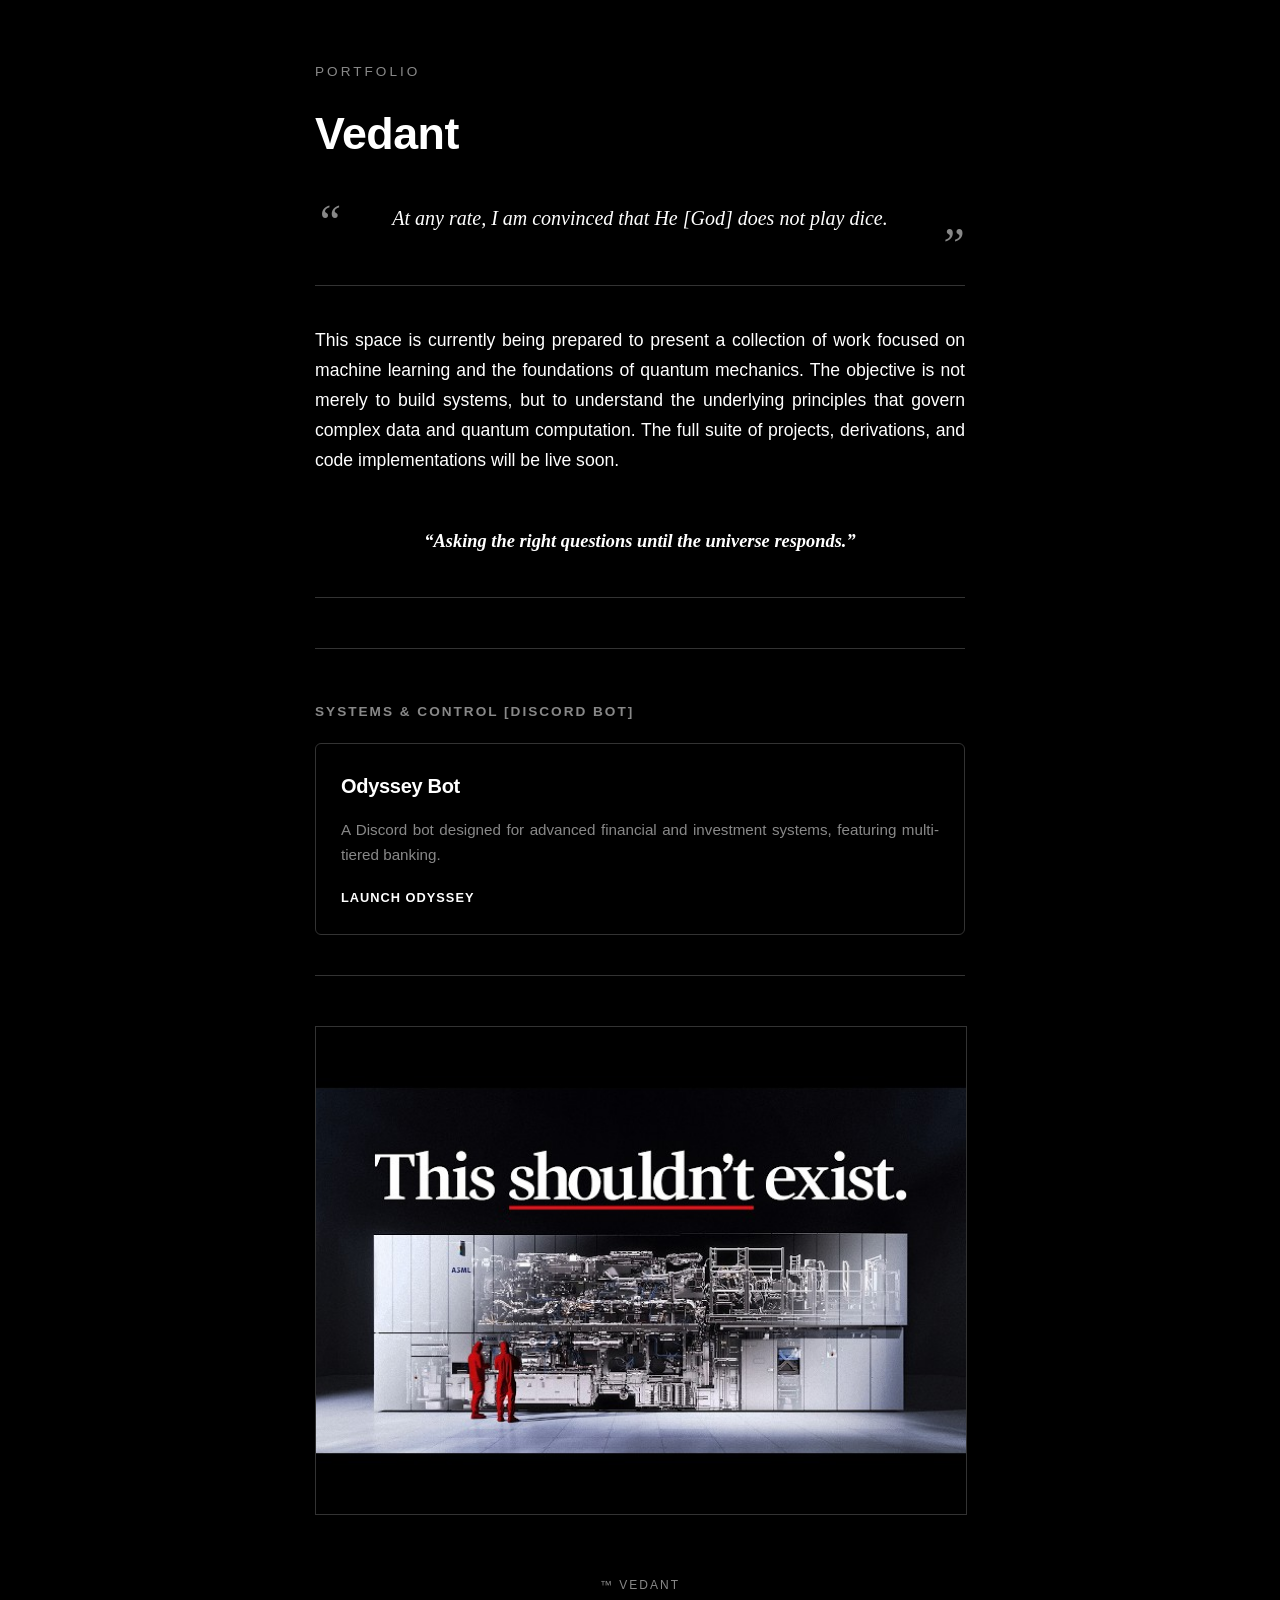
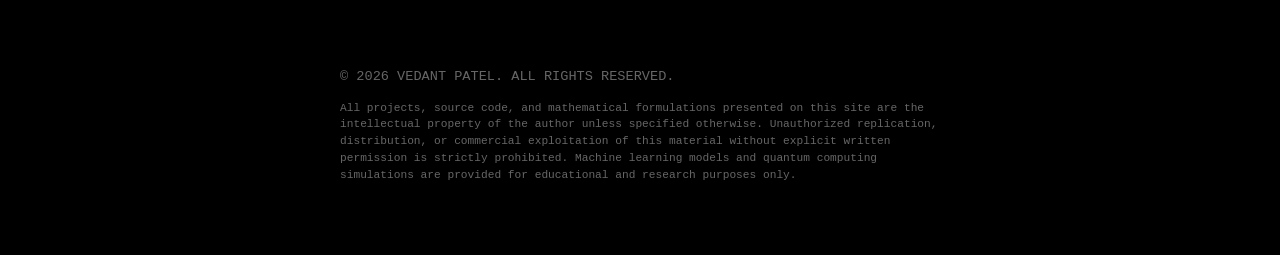
<file: index.html>
<!DOCTYPE html>
<html lang="en">
<head>
    <meta charset="UTF-8">
    <meta name="viewport" content="width=device-width, initial-scale=1.0">
    <title>Portfolio | Vedant</title>
    <style>
        :root {
            --bg-color: #000000;
            --text-color: #ffffff;
            --accent-color: #ffffff;
            --card-border: #333333;
            --muted-text: #888888;
        }

        body {
            font-family: -apple-system, BlinkMacSystemFont, "Segoe UI", Roboto, Helvetica, Arial, sans-serif;
            background-color: var(--bg-color);
            color: var(--text-color);
            line-height: 1.7;
            margin: 0;
            padding: 60px 20px;
            display: flex;
            flex-direction: column;
            align-items: center;
        }

        .container {
            max-width: 650px;
            width: 100%;
        }

        header {
            margin-bottom: 50px;
        }

        .site-title {
            font-size: 0.85rem;
            text-transform: uppercase;
            letter-spacing: 3px;
            color: var(--muted-text);
            margin: 0 0 12px 0;
        }

        .name-headline {
            font-size: 2.8rem;
            font-weight: 800;
            margin: 0 0 30px 0;
            letter-spacing: -0.5px;
        }

        /* Professional Academic Quote Symbols */
        .academic-quote {
            position: relative;
            font-family: "Georgia", serif;
            font-style: italic;
            font-size: 1.25rem;
            color: var(--text-color);
            margin: 0 0 50px 0;
            padding: 0 30px;
            text-align: center;
        }

        .academic-quote::before {
            content: "“";
            font-size: 3rem;
            font-family: "Georgia", serif;
            position: absolute;
            left: 0;
            top: -20px;
            color: var(--muted-text);
        }

        .academic-quote::after {
            content: "”";
            font-size: 3rem;
            font-family: "Georgia", serif;
            position: absolute;
            right: 0;
            bottom: -50px;
            color: var(--muted-text);
        }

        /* Container Content */
        .content-card {
            border-top: 1px solid var(--card-border);
            border-bottom: 1px solid var(--card-border);
            padding: 40px 0;
            margin-bottom: 50px;
        }

        .main-text {
            font-size: 1.1rem;
            color: var(--text-color);
            margin: 0 0 50px 0; /* Creates explicit two-line height space */
            text-align: justify;
        }

        .sub-quote {
            font-family: "Georgia", serif;
            font-style: italic;
            font-size: 1.15rem;
            color: var(--text-color);
            text-align: center;
            display: block;
            font-weight: bold;
        }

        /* Image Display */
        .image-wrapper {
            width: 100%;
            margin-bottom: 60px;
            border: 1px solid var(--card-border);
        }

        .image-wrapper img {
            width: 100%;
            height: auto;
            display: block;
        }

        /* Small Custom Trademark Container */
        footer {
            width: 100%;
            text-align: center;
        }

        .trademark {
            font-size: 0.75rem;
            letter-spacing: 2px;
            color: var(--muted-text);
            text-transform: uppercase;
        }

        /* =======================================
           SAFE COOKIE POPUP SYSTEM (MULTIPLE OPTIONS)
           ======================================= */
        
        /* Backdrop Overlay */
        #pf-cookie-modal {
            position: fixed;
            top: 0;
            left: 0;
            width: 100%;
            height: 100%;
            background: rgba(0, 0, 0, 0.75); /* Dark mask */
            z-index: 99999;
            display: none; /* Controlled by JS */
            justify-content: center;
            align-items: center;
            padding: 20px;
        }

        /* The Card Design */
        #pf-cookie-modal .pf-cookie-content {
            position: relative;
            width: 100%;
            max-width: 440px;
            background: #111111; 
            border: 1px solid var(--card-border);
            padding: 45px 35px 35px 35px;
            text-align: center;
            border-radius: 4px;
            box-shadow: 0 20px 40px rgba(0, 0, 0, 0.6);
        }

        /* Content Text */
        #pf-cookie-modal .pf-cookie-content p {
            color: var(--text-color);
            font-size: 0.95rem;
            font-weight: 400;
            line-height: 1.6;
            margin: 0 0 25px 0;
            text-align: center;
        }

        /* Main Action Button (Accept All) */
        #pf-cookie-modal .pf-cookie-content .btn-accept {
            background: var(--accent-color);
            color: var(--bg-color);
            padding: 12px 0;
            font-size: 0.9rem;
            font-weight: 700;
            letter-spacing: 1px;
            text-transform: uppercase;
            width: 100%;
            border: 1px solid var(--accent-color);
            border-radius: 2px;
            cursor: pointer;
            transition: all 0.2s ease;
            margin-bottom: 20px;
        }

        #pf-cookie-modal .pf-cookie-content .btn-accept:hover {
            background: transparent;
            color: var(--text-color);
        }

        /* Secondary Link Actions Container */
        #pf-cookie-modal .pf-cookie-options {
            display: flex;
            justify-content: space-between;
            gap: 15px;
            padding: 0 5px;
        }

        /* Minimal Sub-options Links */
        #pf-cookie-modal .pf-cookie-options button {
            background: transparent;
            border: none;
            color: var(--muted-text);
            font-size: 0.8rem;
            text-transform: uppercase;
            letter-spacing: 1px;
            cursor: pointer;
            padding: 5px 0;
            transition: color 0.2s ease;
            text-decoration: underline;
            text-underline-offset: 4px;
        }

        #pf-cookie-modal .pf-cookie-options button:hover {
            color: var(--text-color);
        }

        /* Clean "X" Close Button */
        #pf-cookie-modal .pf-cookie-close {
            position: absolute;
            top: 15px;
            right: 20px;
            font-size: 24px;
            color: var(--muted-text);
            cursor: pointer;
            line-height: 1;
            transition: color 0.2s ease;
        }

        #pf-cookie-modal .pf-cookie-close:hover {
            color: var(--text-color);
        }
    </style>
</head>
<body>

    <div class="container">
        
        <header>
            <p class="site-title">Portfolio</p>
            <h1 class="name-headline"><b>Vedant</b></h1>
            <blockquote class="academic-quote">
                At any rate, I am convinced that He [God] does not play dice.
            </blockquote>
        </header>

        <div class="content-card">
            <p class="main-text">
                This space is currently being prepared to present a collection of work focused on machine learning and the foundations of quantum mechanics. The objective is not merely to build systems, but to understand the underlying principles that govern complex data and quantum computation. The full suite of projects, derivations, and code implementations will be live soon.
            </p>
            <span class="sub-quote">
                “Asking the right questions until the universe responds.”
            </span>
        </div>
        <div style="border-top: 1px solid #333333; border-bottom: 1px solid #333333; padding: 40px 0; margin-bottom: 50px; width: 100%;">
    <h2 style="font-size: 0.85rem; text-transform: uppercase; letter-spacing: 2px; color: #888888; margin-bottom: 20px; font-family: -apple-system, BlinkMacSystemFont, sans-serif;">Systems & Control [Discord Bot]</h2>
    
    <a href="BotPanel/bot.html" style="background: #000000; border: 1px solid #333333; border-radius: 6px; padding: 25px; display: flex; flex-direction: column; gap: 15px; text-decoration: none; color: #ffffff; cursor: pointer; transition: background 0.2s ease, border-color 0.2s ease; font-family: -apple-system, BlinkMacSystemFont, sans-serif;">
        <div style="display: flex; justify-content: space-between; align-items: center;">
            <span style="font-size: 1.25rem; font-weight: 700; letter-spacing: -0.3px;">Odyssey Bot</span>
        </div>
        <p style="font-size: 0.95rem; color: #888888; margin: 0; line-height: 1.6; text-align: justify;">
            A Discord bot designed for advanced financial and investment systems, featuring multi-tiered banking.
        </p>
        <div style="font-size: 0.8rem; text-transform: uppercase; letter-spacing: 1px; font-weight: 700; color: #ffffff; margin-top: 5px; display: flex; align-items: center; gap: 5px;">
            Launch Odyssey
        </div>
             </a>
         </div>

        <div class="image-wrapper">
            <img src="profile.jpg" alt="Portfolio Image">
        </div>

        <footer>
            <div class="trademark">
                ™ VEDANT
            </div>
        </footer>

    </div>

    <div id="pf-cookie-modal">
        <div class="pf-cookie-content">
            <span class="pf-cookie-close" onclick="closeCookieModal()">&times;</span>
            <p>Our website uses cookies to improve your user experience. By continuing to explore this workspace, you agree to our privacy policy.</p>
            
          
            <button type="button" class="btn-accept" onclick="closeCookieModal()">Accept All</button>
            
            <div class="pf-cookie-options">
                <button type="button" onclick="closeCookieModal()">Reject All</button>
                <button type="button" onclick="closeCookieModal()">Mandatory Only</button>
            </div>
        </div>
    </div>

    <script>
        const cookieModal = document.getElementById("pf-cookie-modal");

        function showCookieModal() {
            if (cookieModal) {
                cookieModal.style.display = "flex";
            }
        }

        function closeCookieModal() {
            if (cookieModal) {
                cookieModal.style.display = "none";
            }
        }

        window.addEventListener('DOMContentLoaded', () => {
            setTimeout(showCookieModal, 2000);
        });
    </script>

</body>
</html>

<div class="custom-footer">
    <p class="copyright-text">&copy; 2026 VEDANT PATEL. All rights reserved.</p>
    <p class="disclaimer-paragraph">
        All projects, source code, and mathematical formulations presented on this site are the intellectual property of the author unless specified otherwise. Unauthorized replication, distribution, or commercial exploitation of this material without explicit written permission is strictly prohibited. Machine learning models and quantum computing simulations are provided for educational and research purposes only.
    </p>
</div>

<style>
    .custom-footer {
        margin-top: 2rem;
        padding-top: 1.5rem;
        font-family: ui-monospace, SFMono-Regular, SF Mono, Menlo, Monaco, Consolas, "Liberation Mono", "Courier New", monospace;
        color: rgba(255, 255, 255, 0.4); /* Muted off-white to perfectly blend with the minimal dark theme */
        text-align: left;
    }

    .copyright-text {
        font-size: 0.85rem;
        font-weight: 500;
        margin-bottom: 0.5rem;
        text-transform: uppercase;
    }

    .disclaimer-paragraph {
        font-size: 0.7rem;
        line-height: 1.5;
        max-width: 600px;
    }
</style>
</file>
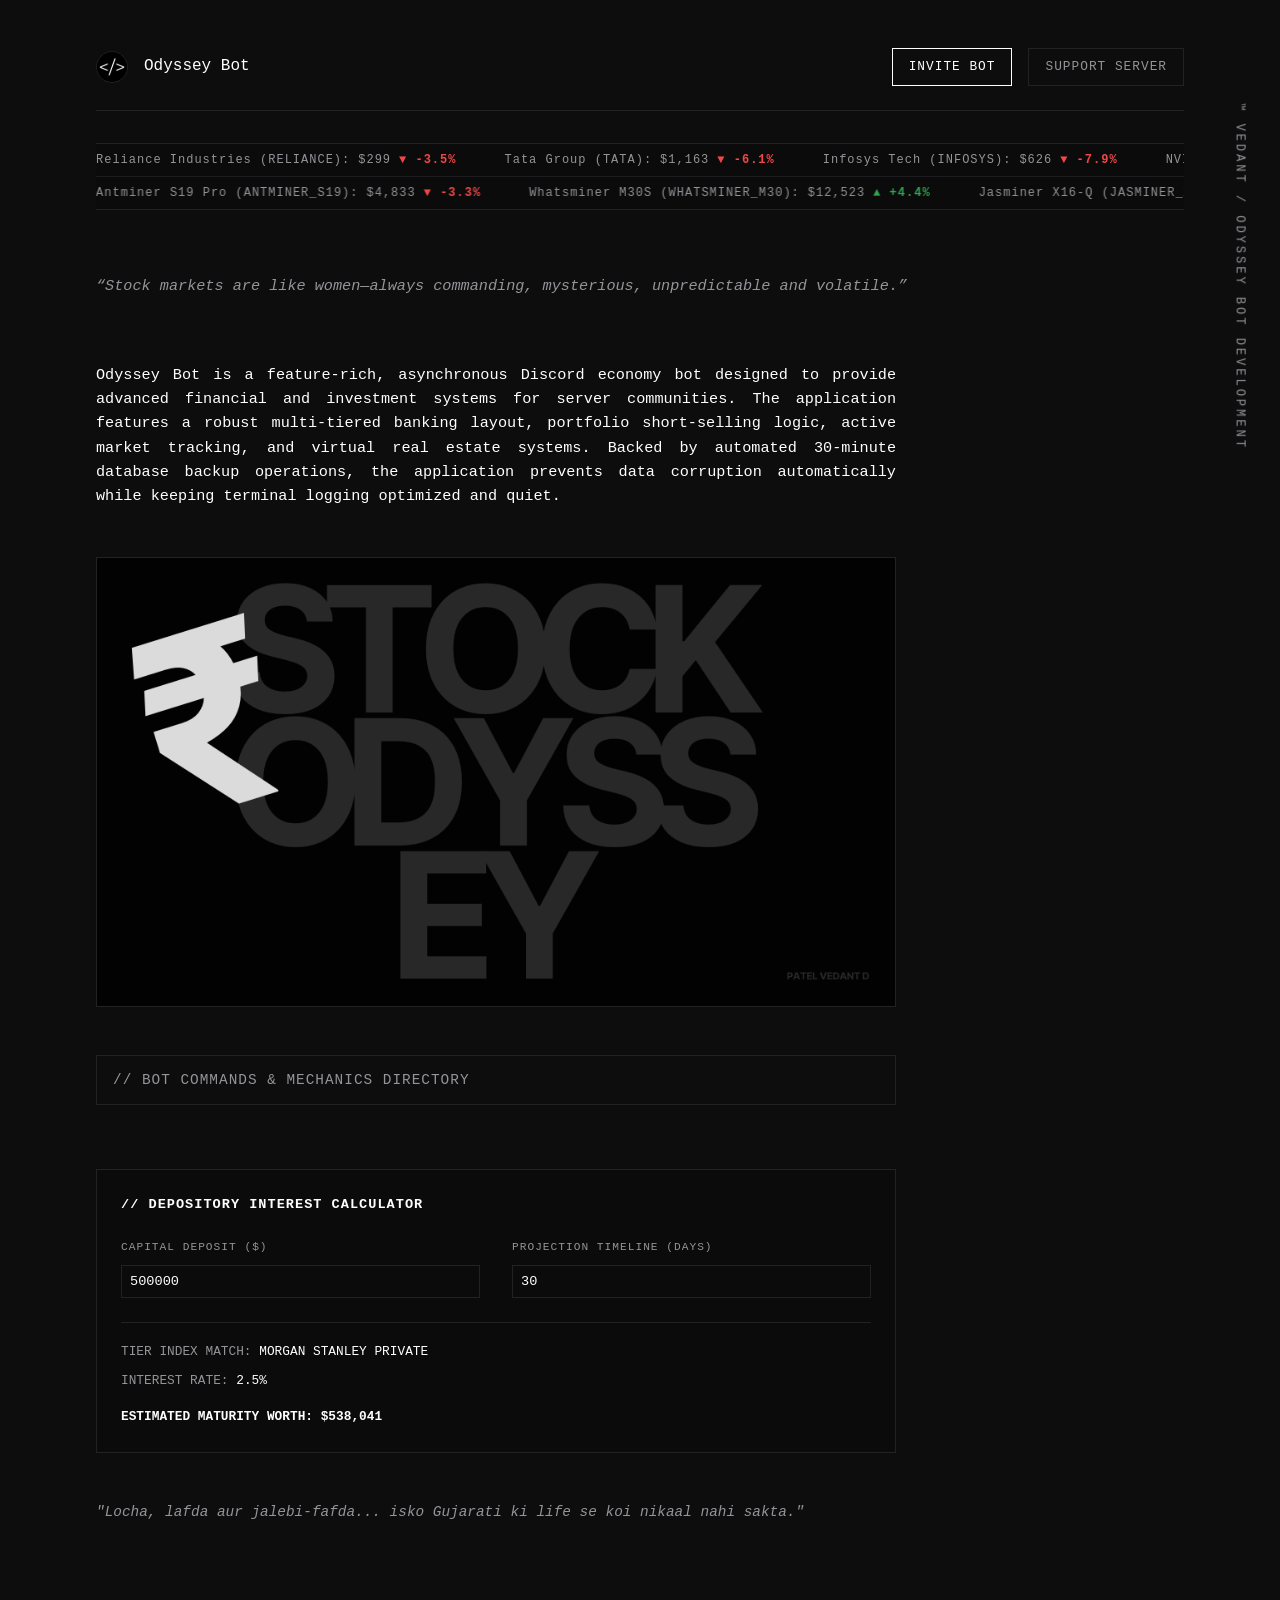
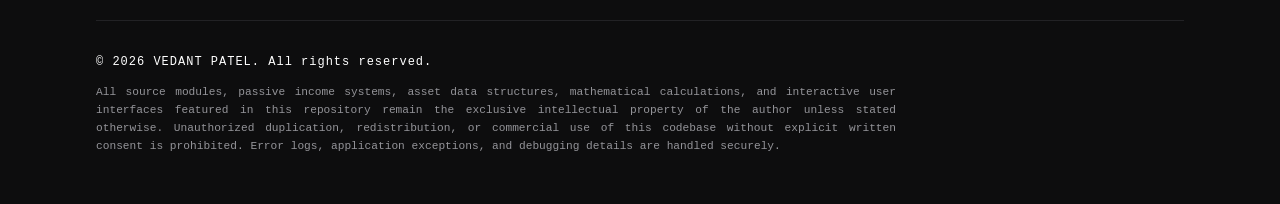
<file: BotPanel/bot.html>
<!DOCTYPE html>
<html lang="en">
<head>
    <meta charset="UTF-8">
    <meta name="viewport" content="width=device-width, initial-scale=1.0">
    <title>Odyssey Bot | Stock Market</title>
    <link rel="icon" type="image/png" href="icon.png">
    <link rel="stylesheet" href="css.css">
</head>
<body>

    <!-- Main Navigation Header -->
    <header class="site-header">
        <div class="brand-container">
            <img src="icon.png" alt="OdysseyBot Icon" class="bot-icon">
            <span class="brand-title" style="color: #ffffff;">Odyssey Bot</span>
        </div>
        <nav class="nav-actions">
            <a href="https://discord.com/oauth2/authorize?client_id=1558742527903797249" target="_blank" class="action-btn">INVITE BOT</a>
            <a href="https://discord.com/channels/@me/1558862062455619708/1560132641439883367" target="_blank" class="action-btn communication-node">SUPPORT SERVER</a>
        </nav>
    </header>

    <!-- CNBC Awaaz Inspired Dual-Parallel Ticker Broadcast System -->
    <div class="broadcast-ticker-system">
        <!-- Top Parallel Row: Equity Shares -->
        <div class="ticker-line row-top">
            <div class="ticker-track" id="equityTrack">
                <span>LOADING EQUITY LEDGER ARRAYS...</span>
            </div>
        </div>
        <!-- Bottom Parallel Row: Hardware & Property Tickers -->
        <div class="ticker-line row-bottom">
            <div class="ticker-track" id="hardwareTrack">
                <span>LOADING INDUSTRIAL HARDWARE RESUMES...</span>
            </div>
        </div>
    </div>

    <!-- Project Subtitle / Quote -->
    <section class="philosophical-anchor">
        <p class="primary-axiom">“Stock markets are like women—always commanding, mysterious, unpredictable and volatile.”</p>
    </section>

    <!-- Main Description Overview -->
    <main class="system-workspace">
        <p class="description-node">
            Odyssey Bot is a feature-rich, asynchronous Discord economy bot designed to provide advanced financial and investment systems for server communities. The application features a robust multi-tiered banking layout, portfolio short-selling logic, active market tracking, and virtual real estate systems. Backed by automated 30-minute database backup operations, the application prevents data corruption automatically while keeping terminal logging optimized and quiet.
        </p>

        <!-- Main Cover Asset Display Area (1920x1080 Container) -->
        <div class="media-container">
            <img src="cover.png" alt="OdysseyBot Cover Asset" class="showcase-cover">
        </div>

        <!-- Interactive Documentation Dropdown -->
        <section class="interactive-matrix">
            <button class="matrix-trigger" onclick="toggleMatrix()">// BOT COMMANDS & MECHANICS DIRECTORY</button>
            <div class="matrix-content" id="matrixContent">
                <div class="matrix-grid">
                    
                    <div class="matrix-card">
                        <h3>ECONOMY & TRANSACTION COMMANDS</h3>
                        <ul>
                            <li><span>/balance</span> — View your wallet balance, bank deposits, and overall net worth.</li>
                            <li><span>/market</span> — View the global marketplace dashboard and live asset pricing.</li>
                            <li><span>/buy_stock</span> — Buy equity shares using your available wallet funds.</li>
                            <li><span>/sell_stock</span> — Sell your portfolio equity shares for immediate cash.</li>
                            <li><span>/short_stock</span> — Open a short stock position with a 150% margin requirement.</li>
                            <li><span>?sync</span> — Admin command to manually synchronize application commands with Discord.</li>
                        </ul>
                    </div>

                    <div class="matrix-card">
                        <h3>BANK TIERS & INTEREST RATES</h3>
                        <ul>
                            <li><span>Tier 1–2 (2.0% Interest)</span> — Apex Clearing / Vanguard Trust (100K–250K Balance Caps)</li>
                            <li><span>Tier 3–4 (2.5% Interest)</span> — Fidelity Capital / Morgan Stanley Private (500K–1M Balance Caps)</li>
                            <li><span>Tier 5–6 (3.0% Interest)</span> — Goldman Sachs Wealth / JPMorgan Chase (50M–1B Balance Caps)</li>
                            <li><span>Tier 7–8 (3.5%–4.0% Interest)</span> — BlackRock Asset Management / Federal Reserve Sovereign Reserve (50B–1T Balance Caps)</li>
                            <li><span>Payout Frequency</span> — Interest amounts are processed automatically once every 24 hours.</li>
                        </ul>
                    </div>

                    <div class="matrix-card">
                        <h3>LOANS & CREDIT PROFILE SYSTEM</h3>
                        <ul>
                            <li><span>Loan Balances</span> — Tracks active outstanding debt across your user profile.</li>
                            <li><span>Interest Accumulation</span> — Adds a 5% compounding interest fee to loans daily.</li>
                            <li><span>Auto Repayment</span> — Automatically deducts interest payments from bank or wallet caches.</li>
                            <li><span>Credit Score</span> — Sets a base credit rating starting at 600 points.</li>
                            <li><span>History Tracking</span> — Monitors successful loan payoffs to dynamically scale user credit values.</li>
                        </ul>
                    </div>

                    <div class="matrix-card">
                        <h3>PASSIVE REVENUE & ASSET DEGRADATION</h3>
                        <ul>
                            <li><span>Hardware Investments</span> — Purchase mining hardware options scaling from Antminer S19 Pro to Whatsminer M66 Hydro.</li>
                            <li><span>Business Holdings</span> — Own corporate property slots ranging from Tata Steel to NVIDIA SuperPOD Compute Clusters.</li>
                            <li><span>Wear & Tear Factors</span> — Hardware loses 10% efficiency per wear event; businesses drop by 15% efficiency.</li>
                            <li><span>Overclock Modifiers</span> — Temporarily boots system hardware outputs to a 1.5x passive yield rate.</li>
                            <li><span>Conglomerate Grouping</span> — Join server conglomerates to apply a flat 1.15x multiplier to all passive yields.</li>
                        </ul>
                    </div>

                </div>
            </div>
        </section>

        <!-- Depository Yield Calculator Component -->
        <section class="calculator-box">
            <h3>// DEPOSITORY INTEREST CALCULATOR</h3>
            <div class="calc-inputs">
                <div class="input-field">
                    <label>CAPITAL DEPOSIT ($)</label>
                    <input type="number" id="calcDeposit" value="500000" oninput="calculateYield()">
                </div>
                <div class="input-field">
                    <label>PROJECTION TIMELINE (DAYS)</label>
                    <input type="number" id="calcDays" value="30" oninput="calculateYield()">
                </div>
            </div>
            <div class="calc-output">
                <div>TIER INDEX MATCH: <span id="calcTier">MORGAN STANLEY PRIVATE</span></div>
                <div>INTEREST RATE: <span id="calcRate">2.5%</span></div>
                <div class="yield-highlight">ESTIMATED MATURITY WORTH: <span id="calcTotal">$538,041</span></div>
            </div>
        </section>

        <p class="secondary-axiom">"Locha, lafda aur jalebi-fafda... isko Gujarati ki life se koi nikaal nahi sakta."</p>
    </main>

    <!-- Fixed Right Side Trademark Layout Line -->
    <div class="trademark-axis">
        <span>™ VEDANT / ODYSSEY BOT DEVELOPMENT</span>
    </div>

    <!-- Terms, Copyright and Documentation Footer -->
    <footer class="system-footer">
        <div class="footer-divider"></div>
        <div class="footer-meta">
            <p class="copyright-line">© 2026 VEDANT PATEL. All rights reserved.</p>
            <p class="intellectual-property-clause">
                All source modules, passive income systems, asset data structures, mathematical calculations, and interactive user interfaces featured in this repository remain the exclusive intellectual property of the author unless stated otherwise. Unauthorized duplication, redistribution, or commercial use of this codebase without explicit written consent is prohibited. Error logs, application exceptions, and debugging details are handled securely.
            </p>
        </div>
    </footer>

    <!-- Script tags are kept at the bottom for engine processing (Logic will be provided in Part 3) -->
    <script src="script.js"></script>
</body>
</html>
</file>
<file: BotPanel/css.css>
/* --- Global Style Variables & Palette Architecture --- */
:root {
    --bg-color: #0d0d0e;
    --text-primary: #ffffff;      
    --text-muted: #949499;        
    --border-color: #222225;
    --accent-glow: #ffffff;
    --font-mono: ui-monospace, SFMono-Regular, Menlo, Monaco, Consolas, "Liberation Mono", monospace;
}

/* --- Base Layout System Reset --- */
* {
    margin: 0;
    padding: 0;
    box-sizing: border-box;
    -webkit-font-smoothing: antialiased;
    -moz-osx-font-smoothing: grayscale;
    text-rendering: optimizeLegibility;
}

body {
    background-color: var(--bg-color);
    color: var(--text-primary);
    font-family: var(--font-mono);
    line-height: 1.6;
    padding: 3rem 6rem;
    position: relative;
    min-height: 100vh;
    overflow-x: hidden;
}

/* --- Header & Layout Top Vector Elements --- */
.site-header {
    display: flex;
    justify-content: space-between;
    align-items: center;
    border-bottom: 1px solid var(--border-color);
    padding-bottom: 1.5rem;
    margin-bottom: 2rem;
}

.brand-container {
    display: flex;
    align-items: center;
    gap: 1rem;
}

.bot-icon {
    width: 32px;
    height: 32px;
    border-radius: 50%;
    filter: grayscale(100%);
    border: 1px solid var(--border-color);
}

.site-header h1 {
    font-size: 1.2rem;
    font-weight: 500;
    letter-spacing: 1.5px;
}

.nav-actions {
    display: flex;
    gap: 1rem;
}

.action-btn {
    color: var(--text-primary);
    text-decoration: none;
    font-size: 0.8rem;
    border: 1px solid var(--text-primary);
    padding: 0.5rem 1rem;
    letter-spacing: 1px;
    transition: all 0.2s ease;
}

.action-btn:hover {
    background-color: var(--text-primary);
    color: var(--bg-color);
}

.communication-node {
    color: var(--text-muted);
    border-color: var(--border-color);
}

.communication-node:hover {
    border-color: var(--text-primary);
}

/* --- Live Status Indicator Layout --- */
.status-indicator {
    font-size: 0.65rem;
    color: var(--text-muted);
    letter-spacing: 1px;
    display: flex;
    align-items: center;
    gap: 0.4rem;
    margin-top: 0.2rem;
}

.status-indicator .dot {
    width: 6px;
    height: 6px;
    background-color: #2ea44f; 
    border-radius: 50%;
    display: inline-block;
    animation: blink 2s infinite ease-in-out;
}

@keyframes blink {
    0%, 100% { opacity: 0.4; }
    50% { opacity: 1; }
}

/* --- CNBC Awaaz Inspired Dual-Parallel Ticker Component --- */
.broadcast-ticker-system {
    width: 100%;
    display: flex;
    flex-direction: column;
    border-top: 1px solid var(--border-color);
    border-bottom: 1px solid var(--border-color);
    margin-bottom: 4rem;
    background-color: #0b0b0c;
    overflow: hidden;
}

.ticker-line {
    width: 100%;
    display: flex;
    padding: 0.4rem 0;
    position: relative;
    overflow: hidden;
}

.row-top {
    border-bottom: 1px solid #1c1c1e;
}

.ticker-track {
    display: flex;
    white-space: nowrap;
    gap: 3rem;
    font-size: 0.75rem;
    letter-spacing: 1px;
    will-change: transform;
}

/* Infinite loop scrolling configurations */
.row-top .ticker-track {
    animation: scroll-left 35s linear infinite;
}

.row-bottom .ticker-track {
    animation: scroll-right 45s linear infinite;
}

.ticker-item {
    color: var(--text-muted);
    display: inline-flex;
    align-items: center;
    gap: 0.5rem;
}

.ticker-item span.pos { color: #2ea44f; font-weight: 600; }
.ticker-item span.neg { color: #f04747; font-weight: 600; }

@keyframes scroll-left {
    0% { transform: translate3d(0, 0, 0); }
    100% { transform: translate3d(-50%, 0, 0); }
}

@keyframes scroll-right {
    0% { transform: translate3d(-50%, 0, 0); }
    100% { transform: translate3d(0, 0, 0); }
}

/* --- Philosophy / Quote Structure Anchor --- */
.philosophical-anchor {
    margin-bottom: 4rem;
}

.primary-axiom {
    font-style: italic;
    color: var(--text-muted);
    font-size: 0.95rem;
}

/* --- Core Central Workspace Container --- */
.system-workspace {
    max-width: 800px;
    margin-bottom: 6rem;
}

.description-node {
    font-size: 0.95rem;
    color: var(--text-primary);
    text-align: justify;
    margin-bottom: 3rem;
}

/* --- Media Elements Display Grid (16:9 Aspect Structure) --- */
.media-container {
    width: 100%;
    aspect-ratio: 16 / 9;
    background-color: #121214;
    border: 1px solid var(--border-color);
    overflow: hidden;
    margin-bottom: 3rem;
}

.showcase-cover {
    width: 100%;
    height: 100%;
    object-fit: cover;
    filter: grayscale(100%);
    opacity: 0.85;
    transition: all 0.4s ease;
}

.showcase-cover:hover {
    filter: grayscale(0%);
    opacity: 1;
}

.secondary-axiom {
    font-style: italic;
    color: var(--text-muted);
    font-size: 0.9rem;
    margin-top: 3rem;
}

/* --- Interactive Code Framework Modules --- */
.interactive-matrix {
    border: 1px solid var(--border-color);
    margin-bottom: 3rem;
}

.matrix-trigger {
    width: 100%;
    background: none;
    border: none;
    color: var(--text-muted);
    font-family: var(--font-mono);
    font-size: 0.9rem;
    text-align: left;
    padding: 1rem;
    cursor: pointer;
    letter-spacing: 1px;
    transition: color 0.2s ease;
}

.matrix-trigger:hover, .matrix-trigger.active {
    color: var(--text-primary);
}

.matrix-content {
    max-height: 0;
    overflow: hidden;
    transition: max-height 0.4s cubic-bezier(0.4, 0, 0.2, 1);
    border-top: 0 solid var(--border-color);
}

.matrix-content.active {
    max-height: 2000px;
    border-top: 1px solid var(--border-color);
}

.matrix-grid {
    display: grid;
    grid-template-columns: 1fr 1fr;
    gap: 2.5rem;
    padding: 1.5rem;
}

.matrix-card h3 {
    font-size: 0.85rem;
    letter-spacing: 1px;
    margin-bottom: 1rem;
    color: var(--text-muted);
    font-weight: 600;
}

.matrix-card ul {
    list-style: none;
}

.matrix-card li {
    font-size: 0.8rem;
    color: var(--text-muted);
    margin-bottom: 0.75rem;
    line-height: 1.5;
}

.matrix-card li span {
    color: var(--text-primary);
    font-weight: 500;
}

/* --- Depository Calculator Component Layout --- */
.calculator-box {
    border: 1px solid var(--border-color);
    padding: 1.5rem;
    margin-top: 4rem;
    background-color: #0b0b0c;
}

.calculator-box h3 {
    font-size: 0.85rem;
    letter-spacing: 1px;
    color: var(--text-primary);
    margin-bottom: 1.5rem;
}

.calc-inputs {
    display: grid;
    grid-template-columns: 1fr 1fr;
    gap: 2rem;
    margin-bottom: 1.5rem;
}

.input-field {
    display: flex;
    flex-direction: column;
    gap: 0.5rem;
}

.input-field label {
    font-size: 0.7rem;
    color: var(--text-muted);
    letter-spacing: 1px;
}

.input-field input {
    background: transparent;
    border: 1px solid var(--border-color);
    color: var(--text-primary);
    font-family: var(--font-mono);
    padding: 0.5rem;
    font-size: 0.85rem;
    outline: none;
}

.input-field input:focus {
    border-color: var(--text-primary);
}

.calc-output {
    border-top: 1px solid var(--border-color);
    padding-top: 1.2rem;
    display: flex;
    flex-direction: column;
    gap: 0.5rem;
    font-size: 0.8rem;
    color: var(--text-muted);
}

.calc-output span {
    color: var(--text-primary);
}

.calc-output .yield-highlight {
    font-weight: 600;
    color: var(--text-primary);
    margin-top: 0.5rem;
}

/* --- Fixed Linear Right Trademark Axis Signature --- */
.trademark-axis {
    position: fixed;
    right: 2.5rem;
    top: 50%;
    transform: translateY(-50%) rotate(90deg);
    transform-origin: right center;
    white-space: nowrap;
}

.trademark-axis span {
    font-size: 0.75rem;
    letter-spacing: 3px;
    color: var(--text-muted);
    text-transform: uppercase;
}

/* --- Legal Footer Grid Alignment --- */
.system-footer {
    margin-top: auto;
}

.footer-divider {
    width: 100%;
    height: 1px;
    background-color: var(--border-color);
    margin-bottom: 2rem;
}

.footer-meta {
    max-width: 800px;
}

.copyright-line {
    font-size: 0.75rem;
    color: var(--text-primary);
    letter-spacing: 1px;
    margin-bottom: 0.75rem;
}

.intellectual-property-clause {
    font-size: 0.7rem;
    color: var(--text-muted);
    text-align: justify;
}

/* --- Responsive Layout Configurations --- */
@media (max-width: 768px) {
    body {
        padding: 2rem;
    }
    .site-header {
        flex-direction: column;
        align-items: flex-start;
        gap: 1.5rem;
    }
    .calc-inputs {
        grid-template-columns: 1fr;
        gap: 1rem;
    }
    .trademark-axis {
        position: static;
        transform: none;
        margin-top: 2rem;
        margin-bottom: 2rem;
        text-align: left;
    }
    .matrix-grid {
        grid-template-columns: 1fr;
        gap: 1.5rem;
    }
}
</file>
